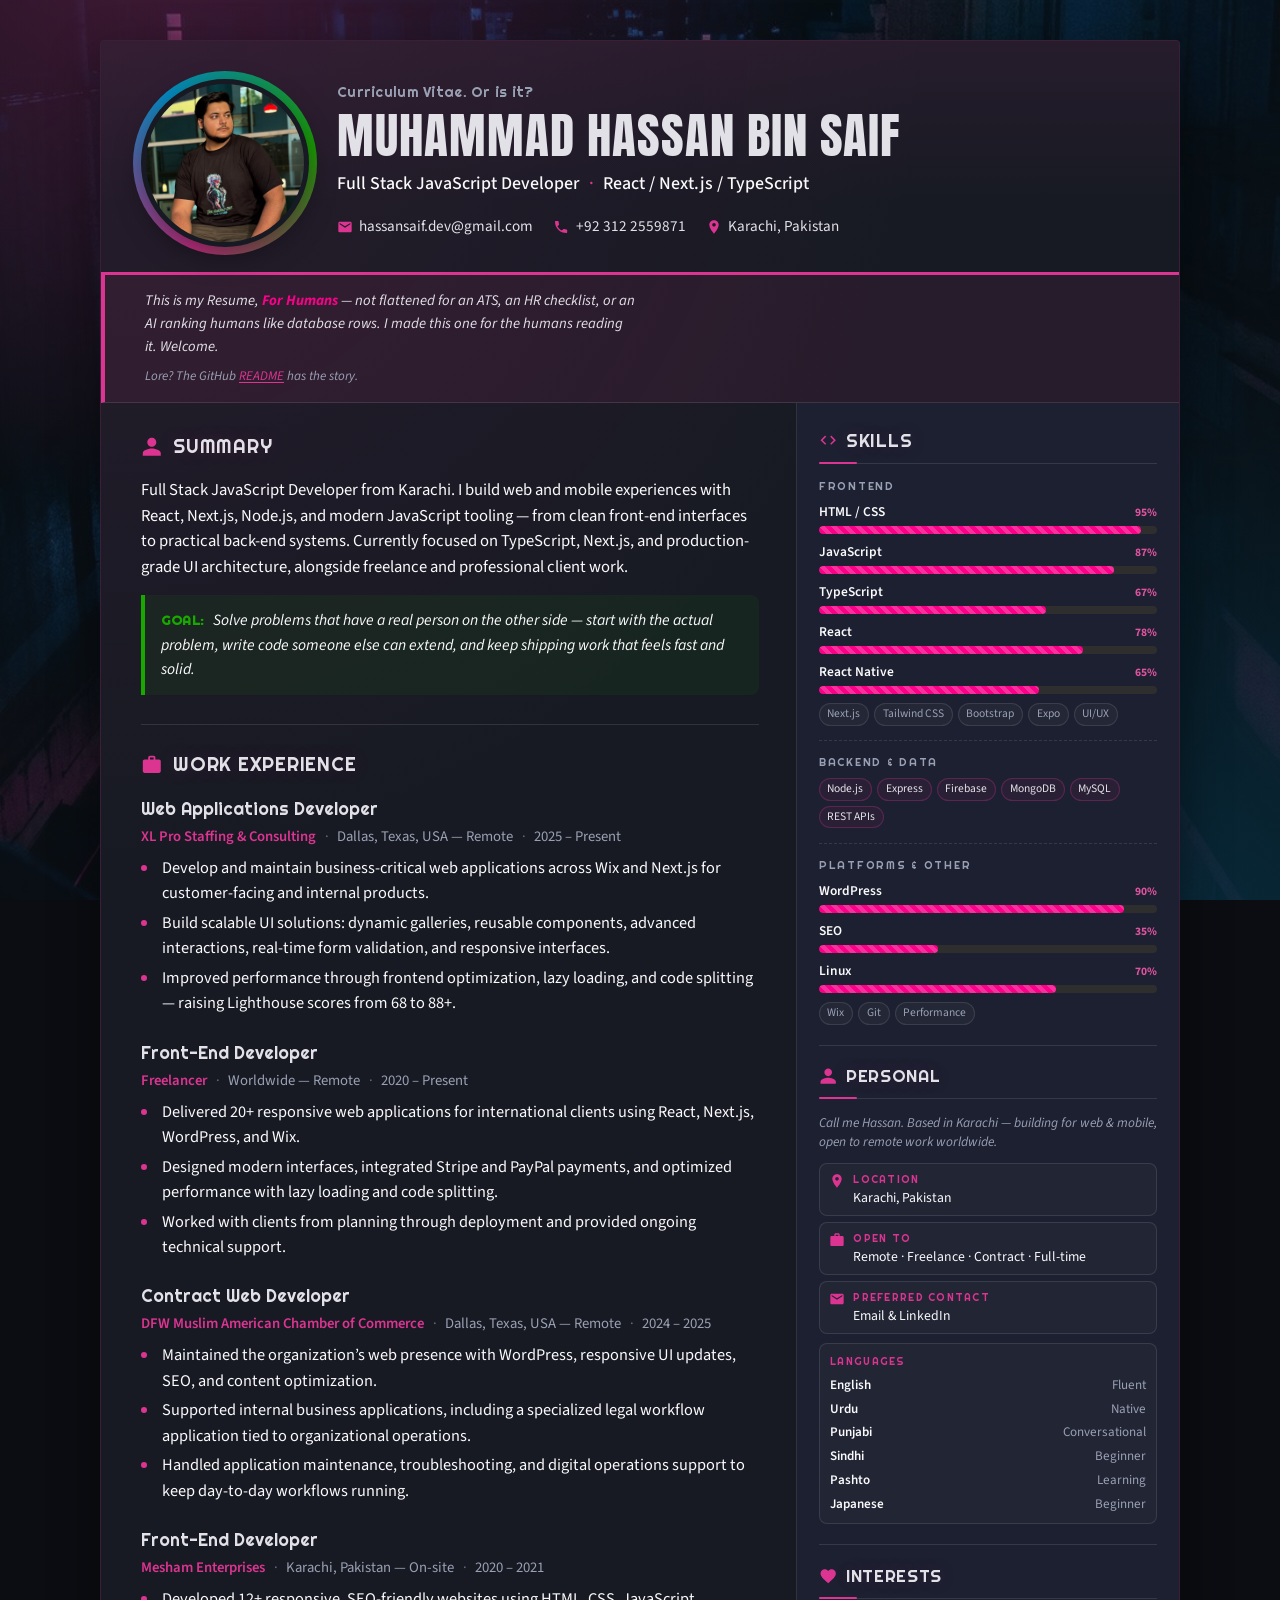
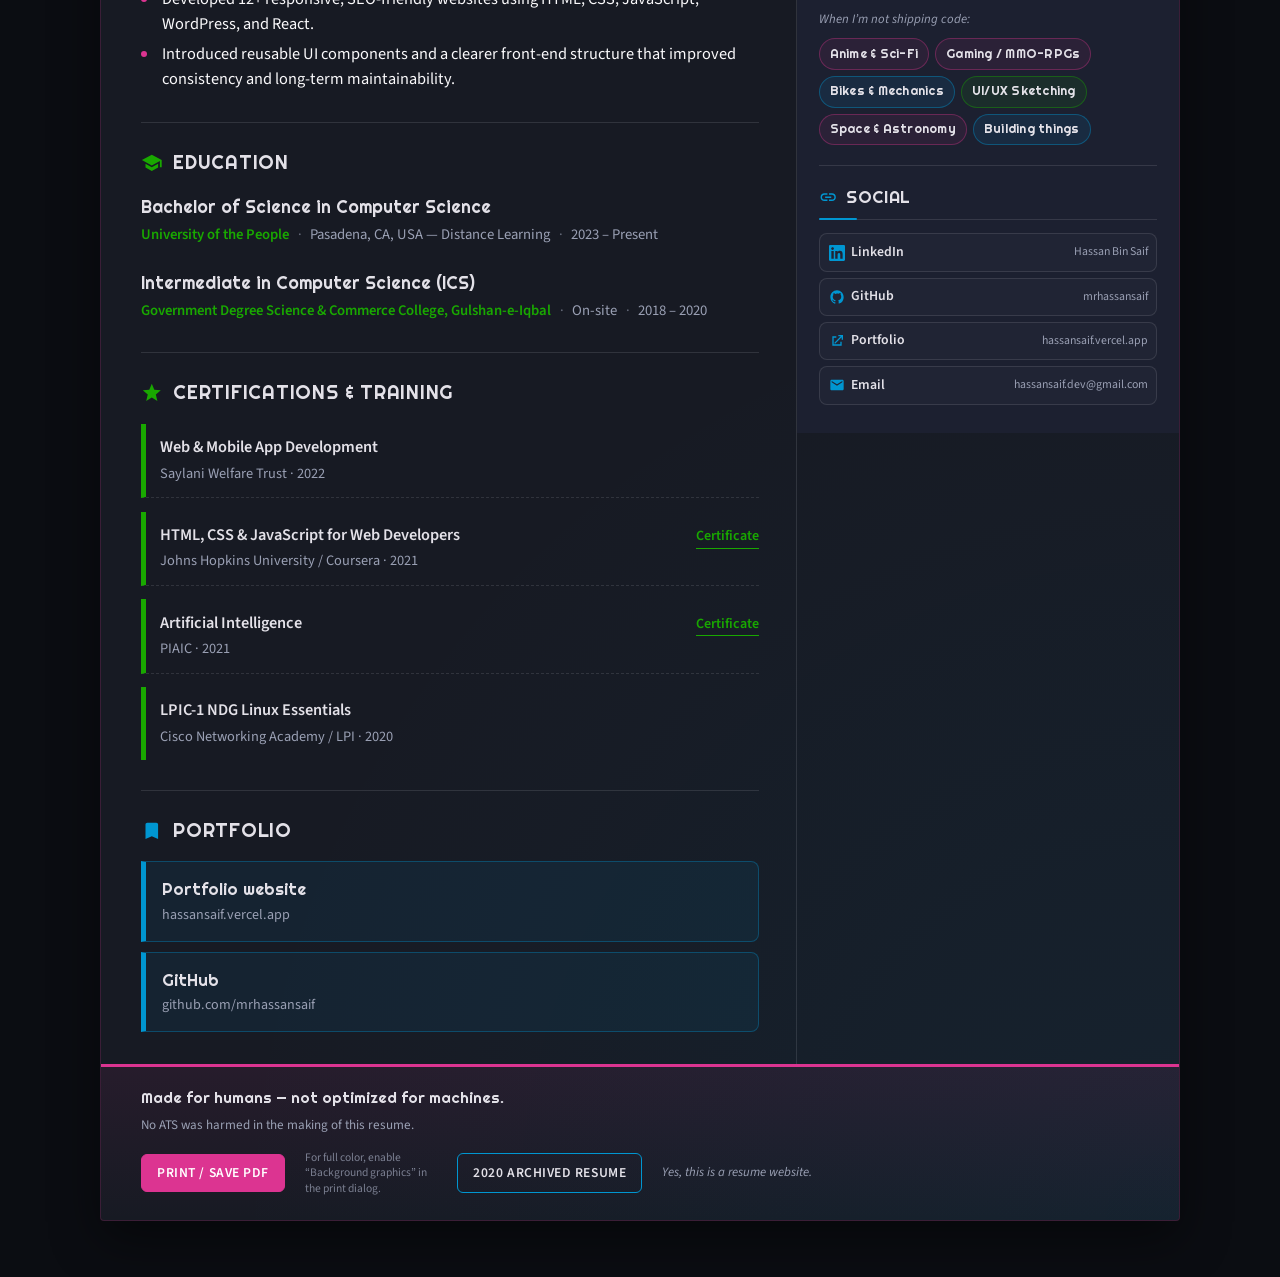
<file: index.html>
<!DOCTYPE html>
<html lang="en">

<head>
  <meta charset="utf-8">
  <meta name="viewport" content="width=device-width, initial-scale=1">
  <meta name="description" content="Resume of Muhammad Hassan Bin Saif — Full Stack JavaScript Developer.">
  <title>Muhammad Hassan Bin Saif — Resume</title>
  <link rel="icon" type="image/png" href="assets/icons/icons8-console-96.png">
  <link rel="preconnect" href="https://fonts.googleapis.com">
  <link rel="preconnect" href="https://fonts.gstatic.com" crossorigin>
  <link
    href="https://fonts.googleapis.com/css2?family=Anton&family=Righteous&family=Source+Sans+3:ital,wght@0,400;0,500;0,600;0,700;1,400&display=swap"
    rel="stylesheet">
  <link rel="stylesheet" href="css/style.css">
</head>

<body>
  <a class="skip-link" href="#main">Skip to resume</a>

  <div class="page">
    <main class="resume" id="main" aria-label="Resume of Muhammad Hassan Bin Saif">
      <header class="resume-header">
        <!-- Easy photo swap: replace src with your personal image (e.g. assets/images/profile.jpg). -->
        <figure class="portrait-wrap">
          <img
            class="portrait"
            src="assets\images\hassan-profile.png"
            width="180"
            height="180"
            decoding="async"
            alt="Portrait of Muhammad Hassan Bin Saif">
        </figure>

        <div class="header-copy">
          <p class="eyebrow">Curriculum Vitae. Or is it?</p>
          <h1 class="name">Muhammad Hassan Bin Saif</h1>
          <p class="title">Full Stack JavaScript Developer <span class="title-sep" aria-hidden="true">·</span> React / Next.js / TypeScript</p>

          <ul class="contact-bar" aria-label="Contact">
            <li>
              <a href="mailto:hassansaif.dev@gmail.com">
                <svg class="icon" viewBox="0 0 24 24" aria-hidden="true" focusable="false">
                  <path fill="currentColor"
                    d="M20 4H4c-1.1 0-2 .9-2 2v12c0 1.1.9 2 2 2h16c1.1 0 2-.9 2-2V6c0-1.1-.9-2-2-2zm0 4-8 5L4 8V6l8 5 8-5v2z" />
                </svg>
                hassansaif.dev@gmail.com
              </a>
            </li>
            <li>
              <a href="https://wa.me/923122559871">
                <svg class="icon" viewBox="0 0 24 24" aria-hidden="true" focusable="false">
                  <path fill="currentColor"
                    d="M6.6 10.8c1.4 2.8 3.8 5.1 6.6 6.6l2.2-2.2c.3-.3.7-.4 1.1-.2 1.2.4 2.5.6 3.8.6.6 0 1 .4 1 1V20c0 .6-.4 1-1 1C10.6 21 3 13.4 3 4c0-.6.4-1 1-1h3.5c.6 0 1 .4 1 1 0 1.3.2 2.6.6 3.8.1.4 0 .8-.3 1.1L6.6 10.8z" />
                </svg>
                +92 312 2559871
              </a>
            </li>
            <li>
              <span>
                <svg class="icon" viewBox="0 0 24 24" aria-hidden="true" focusable="false">
                  <path fill="currentColor"
                    d="M12 2C8.1 2 5 5.1 5 9c0 5.2 7 13 7 13s7-7.8 7-13c0-3.9-3.1-7-7-7zm0 9.5A2.5 2.5 0 1 1 12 6a2.5 2.5 0 0 1 0 5.5z" />
                </svg>
                Karachi, Pakistan
              </span>
            </li>
          </ul>
        </div>
      </header>

      <aside class="human-note" aria-label="A note for human readers">
        <p>
          This is my Resume, <em>For Humans</em> — not flattened for an ATS, an HR checklist, or an AI
          ranking humans like database rows. I made this one for the humans reading it. Welcome.
        </p>
        <p class="human-note-aside">
          Lore? The GitHub <a href="https://github.com/mrhassansaif/Resume" target="_blank" rel="noopener noreferrer">README</a> has the story.
        </p>
      </aside>

      <div class="resume-body">
        <div class="col-main">
          <section class="section accent-pink" aria-labelledby="summary-heading">
            <h2 id="summary-heading" class="section-title">
              <svg class="sec-icon" viewBox="0 0 24 24" aria-hidden="true" focusable="false"><path fill="currentColor" d="M12 12c2.7 0 5-2.3 5-5s-2.3-5-5-5-5 2.3-5 5 2.3 5 5 5zm0 2c-3.3 0-10 1.7-10 5v3h20v-3c0-3.3-6.7-5-10-5z"/></svg>
              Summary
            </h2>
            <p class="lede">
              Full Stack JavaScript Developer from Karachi. I build web and mobile experiences with React, Next.js,
              Node.js, and modern JavaScript tooling — from clean front-end interfaces to practical back-end systems.
              Currently focused on TypeScript, Next.js, and production-grade UI architecture, alongside freelance and
              professional client work.
            </p>
            <p class="goal">
              <strong>Goal:</strong>
              Solve problems that have a real person on the other side — start with the actual problem, write code
              someone else can extend, and keep shipping work that feels fast and solid.
            </p>
          </section>

          <section class="section accent-pink" aria-labelledby="experience-heading">
            <h2 id="experience-heading" class="section-title">
              <svg class="sec-icon" viewBox="0 0 24 24" aria-hidden="true" focusable="false"><path fill="currentColor" d="M20 6h-4V4c0-1.11-.89-2-2-2h-4c-1.11 0-2 .89-2 2v2H4c-1.11 0-1.99.89-1.99 2L2 19c0 1.11.89 2 2 2h16c1.11 0 2-.89 2-2V8c0-1.11-.89-2-2-2zm-6 0h-4V4h4v2z"/></svg>
              Work Experience
            </h2>

            <article class="entry">
              <header class="entry-head">
                <h3 class="entry-role">Web Applications Developer</h3>
                <p class="entry-meta">
                  <span class="org">XL Pro Staffing &amp; Consulting</span>
                  <span class="meta-sep" aria-hidden="true">·</span>
                  <span>Dallas, Texas, USA — Remote</span>
                  <span class="meta-sep" aria-hidden="true">·</span>
                  <time datetime="2025">2025 – Present</time>
                </p>
              </header>
              <ul class="bullets">
                <li>Develop and maintain business-critical web applications across Wix and Next.js for customer-facing and internal products.</li>
                <li>Build scalable UI solutions: dynamic galleries, reusable components, advanced interactions, real-time form validation, and responsive interfaces.</li>
                <li>Improved performance through frontend optimization, lazy loading, and code splitting — raising Lighthouse scores from 68 to 88+.</li>
              </ul>
            </article>

            <article class="entry">
              <header class="entry-head">
                <h3 class="entry-role">Front-End Developer</h3>
                <p class="entry-meta">
                  <span class="org">Freelancer</span>
                  <span class="meta-sep" aria-hidden="true">·</span>
                  <span>Worldwide — Remote</span>
                  <span class="meta-sep" aria-hidden="true">·</span>
                  <time datetime="2020">2020 – Present</time>
                </p>
              </header>
              <ul class="bullets">
                <li>Delivered 20+ responsive web applications for international clients using React, Next.js, WordPress, and Wix.</li>
                <li>Designed modern interfaces, integrated Stripe and PayPal payments, and optimized performance with lazy loading and code splitting.</li>
                <li>Worked with clients from planning through deployment and provided ongoing technical support.</li>
              </ul>
            </article>

            <article class="entry">
              <header class="entry-head">
                <h3 class="entry-role">Contract Web Developer</h3>
                <p class="entry-meta">
                  <span class="org">DFW Muslim American Chamber of Commerce</span>
                  <span class="meta-sep" aria-hidden="true">·</span>
                  <span>Dallas, Texas, USA — Remote</span>
                  <span class="meta-sep" aria-hidden="true">·</span>
                  <time datetime="2024">2024 – 2025</time>
                </p>
              </header>
              <ul class="bullets">
                <li>Maintained the organization’s web presence with WordPress, responsive UI updates, SEO, and content optimization.</li>
                <li>Supported internal business applications, including a specialized legal workflow application tied to organizational operations.</li>
                <li>Handled application maintenance, troubleshooting, and digital operations support to keep day-to-day workflows running.</li>
              </ul>
            </article>

            <article class="entry">
              <header class="entry-head">
                <h3 class="entry-role">Front-End Developer</h3>
                <p class="entry-meta">
                  <span class="org">Mesham Enterprises</span>
                  <span class="meta-sep" aria-hidden="true">·</span>
                  <span>Karachi, Pakistan — On-site</span>
                  <span class="meta-sep" aria-hidden="true">·</span>
                  <time datetime="2020">2020 – 2021</time>
                </p>
              </header>
              <ul class="bullets">
                <li>Developed 12+ responsive, SEO-friendly websites using HTML, CSS, JavaScript, WordPress, and React.</li>
                <li>Introduced reusable UI components and a clearer front-end structure that improved consistency and long-term maintainability.</li>
              </ul>
            </article>
          </section>

          <section class="section accent-green" aria-labelledby="education-heading">
            <h2 id="education-heading" class="section-title">
              <svg class="sec-icon" viewBox="0 0 24 24" aria-hidden="true" focusable="false"><path fill="currentColor" d="M5 13.18v4L12 21l7-3.82v-4L12 17l-7-3.82zM12 3 1 9l11 6 9-4.91V17h2V9L12 3z"/></svg>
              Education
            </h2>

            <article class="entry">
              <header class="entry-head">
                <h3 class="entry-role">Bachelor of Science in Computer Science</h3>
                <p class="entry-meta">
                  <span class="org">University of the People</span>
                  <span class="meta-sep" aria-hidden="true">·</span>
                  <span>Pasadena, CA, USA — Distance Learning</span>
                  <span class="meta-sep" aria-hidden="true">·</span>
                  <time datetime="2023">2023 – Present</time>
                </p>
              </header>
            </article>

            <article class="entry">
              <header class="entry-head">
                <h3 class="entry-role">Intermediate in Computer Science (ICS)</h3>
                <p class="entry-meta">
                  <span class="org">Government Degree Science &amp; Commerce College, Gulshan-e-Iqbal</span>
                  <span class="meta-sep" aria-hidden="true">·</span>
                  <span>On-site</span>
                  <span class="meta-sep" aria-hidden="true">·</span>
                  <time datetime="2018">2018 – 2020</time>
                </p>
              </header>
            </article>
          </section>

          <section class="section accent-green" aria-labelledby="certs-heading">
            <h2 id="certs-heading" class="section-title">
              <svg class="sec-icon" viewBox="0 0 24 24" aria-hidden="true" focusable="false"><path fill="currentColor" d="M12 2 9.2 8.6 2 9.2l5.5 4.8L5.8 21 12 17.3 18.2 21l-1.7-7L22 9.2l-7.2-.6L12 2z"/></svg>
              Certifications &amp; Training
            </h2>

            <ul class="cert-list">
              <li>
                <div class="cert-main">
                  <strong>Web &amp; Mobile App Development</strong>
                  <span class="cert-org">Saylani Welfare Trust · 2022</span>
                </div>
              </li>
              <li>
                <div class="cert-main">
                  <strong>HTML, CSS &amp; JavaScript for Web Developers</strong>
                  <span class="cert-org">Johns Hopkins University / Coursera · 2021</span>
                </div>
                <a class="cert-link" href="https://www.coursera.org/account/accomplishments/verify/HASJ8TDSB2PG"
                  target="_blank" rel="noopener noreferrer">Certificate<span class="visually-hidden"> (opens in new
                    tab)</span></a>
              </li>
              <li>
                <div class="cert-main">
                  <strong>Artificial Intelligence</strong>
                  <span class="cert-org">PIAIC · 2021</span>
                </div>
                <a class="cert-link" href="https://certification.piaic.org/AIC030208" target="_blank"
                  rel="noopener noreferrer">Certificate<span class="visually-hidden"> (opens in new tab)</span></a>
              </li>
              <li>
                <div class="cert-main">
                  <strong>LPIC-1 NDG Linux Essentials</strong>
                  <span class="cert-org">Cisco Networking Academy / LPI · 2020</span>
                </div>
              </li>
            </ul>
          </section>

          <section class="section accent-blue" aria-labelledby="portfolio-heading">
            <h2 id="portfolio-heading" class="section-title">
              <svg class="sec-icon" viewBox="0 0 24 24" aria-hidden="true" focusable="false"><path fill="currentColor" d="M17 3H7c-1.1 0-2 .9-2 2v16l7-3 7 3V5c0-1.1-.9-2-2-2z"/></svg>
              Portfolio
            </h2>
            <ul class="link-cards">
              <li>
                <a href="https://hassansaif.vercel.app/" target="_blank" rel="noopener noreferrer">
                  <span class="link-label">Portfolio website</span>
                  <span class="link-url">hassansaif.vercel.app</span>
                </a>
              </li>
              <li>
                <a href="https://github.com/mrhassansaif" target="_blank" rel="noopener noreferrer">
                  <span class="link-label">GitHub</span>
                  <span class="link-url">github.com/mrhassansaif</span>
                </a>
              </li>
            </ul>
          </section>
        </div>

        <aside class="col-side" aria-label="Profile details">
          <section class="side-block accent-pink" aria-labelledby="skills-heading">
            <h2 id="skills-heading" class="side-title">
              <svg class="sec-icon" viewBox="0 0 24 24" aria-hidden="true" focusable="false"><path fill="currentColor" d="M9.4 16.6 4.8 12l4.6-4.6L8 6l-6 6 6 6 1.4-1.4zm5.2 0 1.4 1.4 6-6-6-6-1.4 1.4 4.6 4.6-4.6 4.6z"/></svg>
              Skills
            </h2>

            <div class="skill-group">
              <h3 class="skill-group-title">Frontend</h3>
              <ul class="skill-list">
                <li>
                  <div class="skill-row"><span>HTML / CSS</span><span class="skill-val" aria-hidden="true">95%</span></div>
                  <div class="meter" role="meter" aria-label="HTML / CSS proficiency" aria-valuemin="0" aria-valuemax="100" aria-valuenow="95"><span style="width:95%"></span></div>
                </li>
                <li>
                  <div class="skill-row"><span>JavaScript</span><span class="skill-val" aria-hidden="true">87%</span></div>
                  <div class="meter" role="meter" aria-label="JavaScript proficiency" aria-valuemin="0" aria-valuemax="100" aria-valuenow="87"><span style="width:87%"></span></div>
                </li>
                <li>
                  <div class="skill-row"><span>TypeScript</span><span class="skill-val" aria-hidden="true">67%</span></div>
                  <div class="meter" role="meter" aria-label="TypeScript proficiency" aria-valuemin="0" aria-valuemax="100" aria-valuenow="67"><span style="width:67%"></span></div>
                </li>
                <li>
                  <div class="skill-row"><span>React</span><span class="skill-val" aria-hidden="true">78%</span></div>
                  <div class="meter" role="meter" aria-label="React proficiency" aria-valuemin="0" aria-valuemax="100" aria-valuenow="78"><span style="width:78%"></span></div>
                </li>
                <li>
                  <div class="skill-row"><span>React Native</span><span class="skill-val" aria-hidden="true">65%</span></div>
                  <div class="meter" role="meter" aria-label="React Native proficiency" aria-valuemin="0" aria-valuemax="100" aria-valuenow="65"><span style="width:65%"></span></div>
                </li>
              </ul>
              <ul class="skill-chips" aria-label="Related frontend tools">
                <li>Next.js</li>
                <li>Tailwind CSS</li>
                <li>Bootstrap</li>
                <li>Expo</li>
                <li>UI/UX</li>
              </ul>
            </div>

            <div class="skill-group">
              <h3 class="skill-group-title">Backend &amp; Data</h3>
              <ul class="skill-chips skill-chips-emphasis" aria-label="Backend and data skills">
                <li>Node.js</li>
                <li>Express</li>
                <li>Firebase</li>
                <li>MongoDB</li>
                <li>MySQL</li>
                <li>REST APIs</li>
              </ul>
            </div>

            <div class="skill-group">
              <h3 class="skill-group-title">Platforms &amp; Other</h3>
              <ul class="skill-list">
                <li>
                  <div class="skill-row"><span>WordPress</span><span class="skill-val" aria-hidden="true">90%</span></div>
                  <div class="meter" role="meter" aria-label="WordPress proficiency" aria-valuemin="0" aria-valuemax="100" aria-valuenow="90"><span style="width:90%"></span></div>
                </li>
                <li>
                  <div class="skill-row"><span>SEO</span><span class="skill-val" aria-hidden="true">35%</span></div>
                  <div class="meter" role="meter" aria-label="SEO proficiency" aria-valuemin="0" aria-valuemax="100" aria-valuenow="35"><span style="width:35%"></span></div>
                </li>
                <li>
                  <div class="skill-row"><span>Linux</span><span class="skill-val" aria-hidden="true">70%</span></div>
                  <div class="meter" role="meter" aria-label="Linux proficiency" aria-valuemin="0" aria-valuemax="100" aria-valuenow="70"><span style="width:70%"></span></div>
                </li>
              </ul>
              <ul class="skill-chips" aria-label="Related platforms and tools">
                <li>Wix</li>
                <li>Git</li>
                <li>Performance</li>
              </ul>
            </div>
          </section>

          <section class="side-block accent-pink" aria-labelledby="personal-heading">
            <h2 id="personal-heading" class="side-title">
              <svg class="sec-icon" viewBox="0 0 24 24" aria-hidden="true" focusable="false"><path fill="currentColor" d="M12 12c2.7 0 5-2.3 5-5s-2.3-5-5-5-5 2.3-5 5 2.3 5 5 5zm0 2c-3.3 0-10 1.7-10 5v3h20v-3c0-3.3-6.7-5-10-5z"/></svg>
              Personal
            </h2>
            <p class="personal-blurb">Call me Hassan. Based in Karachi — building for web &amp; mobile, open to remote work worldwide.</p>
            <ul class="fact-rows">
              <li>
                <svg class="fact-icon" viewBox="0 0 24 24" aria-hidden="true" focusable="false"><path fill="currentColor" d="M12 2C8.1 2 5 5.1 5 9c0 5.2 7 13 7 13s7-7.8 7-13c0-3.9-3.1-7-7-7zm0 9.5A2.5 2.5 0 1 1 12 6a2.5 2.5 0 0 1 0 5.5z"/></svg>
                <div>
                  <span class="fact-label">Location</span>
                  <span class="fact-value">Karachi, Pakistan</span>
                </div>
              </li>
              <li>
                <svg class="fact-icon" viewBox="0 0 24 24" aria-hidden="true" focusable="false"><path fill="currentColor" d="M20 6h-4V4c0-1.1-.9-2-2-2h-4c-1.1 0-2 .9-2 2v2H4c-1.1 0-2 .9-2 2v11c0 1.1.9 2 2 2h16c1.1 0 2-.9 2-2V8c0-1.1-.9-2-2-2zm-6 0h-4V4h4v2z"/></svg>
                <div>
                  <span class="fact-label">Open to</span>
                  <span class="fact-value">Remote · Freelance · Contract · Full-time</span>
                </div>
              </li>
              <li>
                <svg class="fact-icon" viewBox="0 0 24 24" aria-hidden="true" focusable="false"><path fill="currentColor" d="M20 4H4c-1.1 0-2 .9-2 2v12c0 1.1.9 2 2 2h16c1.1 0 2-.9 2-2V6c0-1.1-.9-2-2-2zm0 4-8 5L4 8V6l8 5 8-5v2z"/></svg>
                <div>
                  <span class="fact-label">Preferred contact</span>
                  <span class="fact-value">Email &amp; LinkedIn</span>
                </div>
              </li>
            </ul>
            <div class="lang-panel">
              <span class="fact-label">Languages</span>
              <ul class="lang-list">
                <li><span>English</span> Fluent</li>
                <li><span>Urdu</span> Native</li>
                <li><span>Punjabi</span> Conversational</li>
                <li><span>Sindhi</span> Beginner</li>
                <li><span>Pashto</span> Learning</li>
                <li><span>Japanese</span> Beginner</li>
              </ul>
            </div>
          </section>

          <section class="side-block interests-block accent-pink" aria-labelledby="interests-heading">
            <h2 id="interests-heading" class="side-title">
              <svg class="sec-icon" viewBox="0 0 24 24" aria-hidden="true" focusable="false"><path fill="currentColor" d="M12 21.35 10.55 20.03C5.4 15.36 2 12.27 2 8.5 2 5.41 4.42 3 7.5 3c1.74 0 3.41.81 4.5 2.08C13.09 3.81 14.76 3 16.5 3 19.58 3 22 5.41 22 8.5c0 3.77-3.4 6.86-8.55 11.54L12 21.35z"/></svg>
              Interests
            </h2>
            <p class="interests-lede">When I’m not shipping code:</p>
            <ul class="interest-grid">
              <li title="Always taking recommendations">Anime &amp; Sci-Fi</li>
              <li title="Deep-dive grinding sessions">Gaming / MMO-RPGs</li>
              <li title="Repair, tinker, extra screws">Bikes &amp; Mechanics</li>
              <li title="Interfaces on paper first">UI/UX Sketching</li>
              <li title="Galaxies &amp; celestial wonders">Space &amp; Astronomy</li>
              <li title="Side projects &amp; curiosity">Building things</li>
            </ul>
          </section>

          <section class="side-block accent-blue" aria-labelledby="social-heading">
            <h2 id="social-heading" class="side-title">
              <svg class="sec-icon" viewBox="0 0 24 24" aria-hidden="true" focusable="false"><path fill="currentColor" d="M3.9 12c0-1.7 1.4-3.1 3.1-3.1h4V7H7c-2.8 0-5 2.2-5 5s2.2 5 5 5h4v-1.9H7c-1.7 0-3.1-1.4-3.1-3.1zM8 13h8v-2H8v2zm9-6h-4v1.9h4c1.7 0 3.1 1.4 3.1 3.1s-1.4 3.1-3.1 3.1h-4V17h4c2.8 0 5-2.2 5-5s-2.2-5-5-5z"/></svg>
              Social
            </h2>
            <ul class="social-list">
              <li>
                <a href="https://www.linkedin.com/in/mr-hassansaif/" target="_blank" rel="noopener noreferrer">
                  <span class="social-main">
                    <svg class="social-icon" viewBox="0 0 24 24" aria-hidden="true" focusable="false"><path fill="currentColor" d="M20.447 20.452h-3.554v-5.569c0-1.328-.027-3.037-1.852-3.037-1.853 0-2.136 1.445-2.136 2.939v5.667H9.351V9h3.414v1.561h.046c.477-.9 1.637-1.85 3.37-1.85 3.601 0 4.267 2.37 4.267 5.455v6.286zM5.337 7.433c-1.144 0-2.063-.926-2.063-2.065 0-1.138.92-2.063 2.063-2.063 1.14 0 2.064.925 2.064 2.063 0 1.139-.925 2.065-2.064 2.065zm1.782 13.019H3.555V9h3.564v11.452zM22.225 0H1.771C.792 0 0 .774 0 1.729v20.542C0 23.227.792 24 1.771 24h20.451C23.2 24 24 23.227 24 22.271V1.729C24 .774 23.2 0 22.222 0h.003z"/></svg>
                    LinkedIn
                  </span>
                  <span class="social-handle">Hassan Bin Saif</span>
                </a>
              </li>
              <li>
                <a href="https://github.com/mrhassansaif" target="_blank" rel="noopener noreferrer">
                  <span class="social-main">
                    <svg class="social-icon" viewBox="0 0 24 24" aria-hidden="true" focusable="false"><path fill="currentColor" d="M12 2C6.48 2 2 6.58 2 12.26c0 4.52 2.87 8.35 6.84 9.7.5.1.68-.22.68-.48 0-.24-.01-.87-.01-1.7-2.78.62-3.37-1.37-3.37-1.37-.45-1.18-1.11-1.5-1.11-1.5-.91-.64.07-.63.07-.63 1 .07 1.53 1.06 1.53 1.06.89 1.56 2.34 1.11 2.91.85.09-.66.35-1.11.63-1.37-2.22-.26-4.56-1.14-4.56-5.07 0-1.12.39-2.03 1.03-2.75-.1-.26-.45-1.3.1-2.7 0 0 .84-.28 2.75 1.05A9.3 9.3 0 0 1 12 6.8c.85 0 1.71.12 2.51.35 1.9-1.33 2.74-1.05 2.74-1.05.55 1.4.2 2.44.1 2.7.64.72 1.03 1.63 1.03 2.75 0 3.94-2.34 4.8-4.57 5.06.36.32.68.94.68 1.9 0 1.37-.01 2.47-.01 2.81 0 .26.18.58.69.48A10.03 10.03 0 0 0 22 12.26C22 6.58 17.52 2 12 2z"/></svg>
                    GitHub
                  </span>
                  <span class="social-handle">mrhassansaif</span>
                </a>
              </li>
              <li>
                <a href="https://hassansaif.vercel.app/" target="_blank" rel="noopener noreferrer">
                  <span class="social-main">
                    <svg class="social-icon" viewBox="0 0 24 24" aria-hidden="true" focusable="false"><path fill="currentColor" d="M14 3v2h3.59l-9.83 9.83 1.41 1.41L19 6.41V10h2V3h-7zM5 5h6v2H7v10h10v-4h2v6H5V5z"/></svg>
                    Portfolio
                  </span>
                  <span class="social-handle">hassansaif.vercel.app</span>
                </a>
              </li>
              <li>
                <a href="mailto:hassansaif.dev@gmail.com">
                  <span class="social-main">
                    <svg class="social-icon" viewBox="0 0 24 24" aria-hidden="true" focusable="false"><path fill="currentColor" d="M20 4H4c-1.1 0-2 .9-2 2v12c0 1.1.9 2 2 2h16c1.1 0 2-.9 2-2V6c0-1.1-.9-2-2-2zm0 4-8 5L4 8V6l8 5 8-5v2z"/></svg>
                    Email
                  </span>
                  <span class="social-handle">hassansaif.dev@gmail.com</span>
                </a>
              </li>
            </ul>
          </section>
        </aside>
      </div>

      <footer class="resume-footer">
        <p class="footer-mark" title="Somewhere, an ATS just rejected this beautiful CSS.">
          Made for humans — not optimized for machines.
        </p>
        <p class="footer-joke">No ATS was harmed in the making of this resume.</p>
        <p class="footer-meta">
          <button type="button" class="print-btn" id="print-btn" aria-label="Print or save resume as PDF">Print / Save
            PDF</button>
          <span class="print-hint">For full color, enable “Background graphics” in the print dialog.</span>
          <a class="archive-link" href="assets/archive/2020-resume/index.html"
            title="An archived version of my resume from 2020.">
            2020 Archived Resume
          </a>
          <span class="footer-aside">Yes, this is a resume website.</span>
        </p>
      </footer>
    </main>
  </div>

  <script src="js/script.js" defer></script>
</body>

</html>
</file>
<file: css/style.css>
/* ============================================================
   Unprofessional Resume — 2026 take on the 2020 visual language
   Dark panel, pink / blue / green accents, display headings
   ============================================================ */

:root {
  --panel: #171a23;
  --panel-2: #12151c;
  --sidebar: #1c2030;
  --ink: #e3e1e8;
  --ink-soft: #faf9fb;
  --muted: #9aa0b4;
  --rule: rgba(227, 225, 232, 0.12);
  --pink: #dc3491;
  --pink-hot: #f90189;
  --pink-soft: #df54a1;
  --blue: #0096d1;
  --green: #19a800;
  --accent: var(--pink);
  --meter-track: #2e2e2e;
  --meter-fill: var(--pink-hot);
  --shadow: 0 18px 50px rgba(0, 0, 0, 0.45);
  --font-display: "Anton", "Impact", "Arial Black", sans-serif;
  --font-title: "Righteous", "Trebuchet MS", sans-serif;
  --font-body: "Source Sans 3", "Segoe UI", sans-serif;
  --radius: 10px;
  --ease: 180ms ease;
}

*,
*::before,
*::after {
  box-sizing: border-box;
}

html {
  scroll-behavior: smooth;
  overflow-x: clip;
}

@media (prefers-reduced-motion: reduce) {
  html {
    scroll-behavior: auto;
  }

  *,
  *::before,
  *::after {
    animation-duration: 0.01ms !important;
    animation-iteration-count: 1 !important;
    transition-duration: 0.01ms !important;
  }
}

body {
  margin: 0;
  min-height: 100vh;
  overflow-x: clip;
  color: var(--ink);
  font-family: var(--font-body);
  font-size: 1.02rem;
  line-height: 1.55;
  background-color: #0b0d12;
  background-image:
    radial-gradient(ellipse at 12% -10%, rgba(220, 52, 145, 0.28), transparent 42%),
    radial-gradient(ellipse at 90% 110%, rgba(0, 150, 209, 0.22), transparent 46%),
    linear-gradient(180deg, rgba(11, 13, 18, 0.55), rgba(11, 13, 18, 0.82)),
    url("../assets/images/atmosphere.jpg");
  background-attachment: fixed, fixed, fixed, fixed;
  background-size: auto, auto, auto, cover;
  background-position: center;
}

img {
  max-width: 100%;
  height: auto;
  display: block;
}

a {
  color: var(--pink);
  text-decoration-thickness: 1px;
  text-underline-offset: 0.18em;
  transition: color var(--ease);
}

a:hover {
  color: var(--pink-soft);
}

a:focus-visible,
button:focus-visible {
  outline: 2px solid var(--pink);
  outline-offset: 3px;
}

.skip-link {
  position: absolute;
  left: 1rem;
  top: -3rem;
  z-index: 20;
  padding: 0.5rem 0.85rem;
  background: var(--pink);
  color: #fff;
  text-decoration: none;
  border-radius: 6px;
}

.skip-link:focus {
  top: 1rem;
}

.visually-hidden {
  position: absolute;
  width: 1px;
  height: 1px;
  padding: 0;
  margin: -1px;
  overflow: hidden;
  clip: rect(0, 0, 0, 0);
  white-space: nowrap;
  border: 0;
}

/* ---------- Page / panel ---------- */

.page {
  padding: 2.5rem 1.25rem 3.5rem;
}

.resume {
  width: min(1080px, 100%);
  margin: 0 auto;
  background: var(--panel);
  box-shadow: var(--shadow);
  border: 1px solid rgba(220, 52, 145, 0.18);
  position: relative;
  border-radius: 4px;
  animation: paper-in 520ms ease both;
  overflow: hidden;
}

.resume::before {
  content: "";
  position: absolute;
  inset: 0;
  pointer-events: none;
  z-index: 0;
  background:
    radial-gradient(circle at 0% 0%, rgba(220, 52, 145, 0.08), transparent 28%),
    radial-gradient(circle at 100% 100%, rgba(0, 150, 209, 0.07), transparent 32%);
}

.resume > * {
  position: relative;
  z-index: 1;
}

@keyframes paper-in {
  from {
    opacity: 0;
    transform: translateY(10px);
  }
  to {
    opacity: 1;
    transform: none;
  }
}

/* ---------- Header ---------- */

.resume-header {
  display: grid;
  grid-template-columns: auto 1fr;
  gap: 1.75rem;
  align-items: center;
  padding: 2.35rem 2.5rem 1.6rem;
  border-bottom: 3px solid var(--pink);
  background:
    linear-gradient(180deg, rgba(220, 52, 145, 0.08), transparent 70%);
}

.portrait-wrap {
  flex-shrink: 0;
  margin: 0;
  position: relative;
  width: 168px;
}

.portrait-wrap::before {
  content: "";
  position: absolute;
  inset: -8px;
  border-radius: 50%;
  background: conic-gradient(from 200deg, var(--pink), var(--blue), var(--green), var(--pink));
  z-index: 0;
  opacity: 0.9;
}

.portrait {
  position: relative;
  z-index: 1;
  width: 168px;
  height: 168px;
  object-fit: cover;
  object-position: center 18%;
  border-radius: 50%;
  border: 5px solid var(--panel);
  background: var(--sidebar);
  box-shadow: 0 10px 28px rgba(0, 0, 0, 0.4);
}

.eyebrow {
  margin: 0 0 0.45rem;
  max-width: 42ch;
  font-family: var(--font-title);
  font-size: 0.88rem;
  font-weight: 400;
  letter-spacing: 0.02em;
  line-height: 1.45;
  color: var(--muted);
}

.eyebrow em {
  color: var(--pink);
  font-style: italic;
}

.name {
  margin: 0;
  font-family: var(--font-display);
  font-weight: 400;
  font-size: clamp(2rem, 4.4vw, 3.05rem);
  line-height: 1.05;
  letter-spacing: 0.02em;
  text-transform: uppercase;
  color: var(--ink);
}

.title {
  margin: 0.55rem 0 1.1rem;
  color: var(--ink-soft);
  font-size: 1.12rem;
  font-weight: 500;
}

.title-sep {
  margin: 0 0.35rem;
  color: var(--pink);
}

.contact-bar {
  list-style: none;
  margin: 0;
  padding: 0;
  display: flex;
  flex-wrap: wrap;
  gap: 0.45rem 1.25rem;
  font-size: 0.95rem;
}

.contact-bar a,
.contact-bar span {
  display: inline-flex;
  align-items: center;
  gap: 0.4rem;
  color: var(--ink);
  text-decoration: none;
  overflow-wrap: anywhere;
  max-width: 100%;
}

.contact-bar a {
  position: relative;
}

.contact-bar a::before {
  content: "";
  position: absolute;
  inset: -0.55rem -0.35rem;
}

.contact-bar a:hover {
  color: var(--pink);
}

.icon {
  width: 1rem;
  height: 1rem;
  flex-shrink: 0;
  color: var(--pink);
}

/* ---------- Human note ---------- */

.human-note {
  margin: 0;
  padding: 0.95rem 2.5rem;
  background: rgba(220, 52, 145, 0.08);
  border-bottom: 1px solid var(--rule);
  border-left: 4px solid var(--pink);
}

.human-note p {
  margin: 0;
  max-width: 70ch;
  font-size: 0.92rem;
  font-style: italic;
  line-height: 1.55;
  color: var(--ink);
}

.human-note p + p {
  margin-top: 0.45rem;
}

.human-note-aside {
  font-size: 0.82rem !important;
  color: var(--muted) !important;
  font-style: italic;
}

.human-note em {
  color: var(--pink-hot);
  font-style: italic;
  font-weight: 700;
}

/* ---------- Body grid ---------- */

.resume-body {
  display: grid;
  grid-template-columns: minmax(0, 1.55fr) minmax(0, 0.85fr);
  gap: 0;
  align-items: start;
}

.col-main {
  padding: 1.85rem 2.35rem 2rem 2.5rem;
  border-right: 1px solid var(--rule);
}

.col-side {
  padding: 1.5rem 1.35rem 1.75rem;
  background: var(--sidebar);
}

/* ---------- Sidebar section system ---------- */

.col-side .side-block + .side-block {
  margin-top: 1.25rem;
  padding-top: 1.1rem;
  border-top: 1px solid var(--rule);
}

.col-side .side-title {
  margin: 0 0 0.85rem;
  font-size: 1.05rem;
  gap: 0.55rem;
  padding-bottom: 0.55rem;
  border-bottom: 1px solid var(--rule);
  position: relative;
  text-shadow: none;
}

.col-side .side-block:first-child .side-title {
  font-size: 1.12rem;
}

.col-side .side-title::after {
  content: "";
  position: absolute;
  left: 0;
  bottom: -1px;
  width: 2.4rem;
  height: 2px;
  background: var(--pink);
  border-radius: 2px;
}

.col-side .accent-blue .side-title::after {
  background: var(--blue);
}

.col-side .sec-icon {
  width: 1.15rem;
  height: 1.15rem;
}

.col-side .accent-pink .sec-icon,
.col-side .accent-pink .fact-icon {
  color: var(--pink);
}

.col-side .accent-blue .sec-icon,
.col-side .accent-blue .social-icon {
  color: var(--blue);
}

/* ---------- Sections ---------- */

.section + .section {
  margin-top: 1.85rem;
  padding-top: 1.55rem;
  border-top: 1px solid var(--rule);
}

.section-title,
.side-title {
  margin: 0 0 1rem;
  font-family: var(--font-title);
  font-size: 1.2rem;
  font-weight: 400;
  letter-spacing: 0.04em;
  text-transform: uppercase;
  color: var(--ink);
  display: flex;
  align-items: center;
  gap: 0.65rem;
}

.sec-icon {
  width: 1.35rem;
  height: 1.35rem;
  flex-shrink: 0;
}

.accent-pink .sec-icon,
.accent-pink .org {
  color: var(--pink);
}

.accent-blue .sec-icon,
.accent-blue .org {
  color: var(--blue);
}

.accent-green .sec-icon,
.accent-green .org {
  color: var(--green);
}

.accent-pink .section-title,
.accent-pink .side-title {
  text-shadow: 0 0 18px rgba(220, 52, 145, 0.18);
}

.lede {
  margin: 0 0 0.85rem;
  color: var(--ink-soft);
  font-size: 1.04rem;
}

.goal {
  margin: 0;
  padding: 0.85rem 1rem;
  border-left: 4px solid var(--green);
  background: rgba(25, 168, 0, 0.08);
  color: var(--ink-soft);
  font-size: 0.98rem;
  font-style: italic;
  border-radius: 0 8px 8px 0;
}

.goal strong {
  color: var(--green);
  font-weight: 700;
  font-style: normal;
  font-family: var(--font-title);
  letter-spacing: 0.04em;
  text-transform: uppercase;
  font-size: 0.82rem;
  margin-right: 0.35rem;
}

/* ---------- Experience ---------- */

.entry + .entry {
  margin-top: 1.45rem;
}

.entry-head {
  margin-bottom: 0.45rem;
}

.entry-role {
  margin: 0;
  font-family: var(--font-title);
  font-size: 1.08rem;
  font-weight: 400;
  color: var(--ink);
}

.entry-meta {
  margin: 0.2rem 0 0;
  color: var(--muted);
  font-size: 0.92rem;
}

.entry-meta .org {
  font-weight: 600;
}

.meta-sep {
  margin: 0 0.35rem;
  opacity: 0.6;
}

.bullets {
  margin: 0.35rem 0 0;
  padding-left: 1.15rem;
  color: var(--ink-soft);
}

.bullets li {
  margin: 0.28rem 0;
  padding-left: 0.15rem;
}

.accent-pink .bullets li::marker {
  color: var(--pink);
}

.accent-green .bullets li::marker {
  color: var(--green);
}

.accent-blue .bullets li::marker {
  color: var(--blue);
}

/* ---------- Certifications ---------- */

.cert-list {
  list-style: none;
  margin: 0;
  padding: 0;
  display: grid;
  gap: 0.85rem;
}

.cert-list li {
  display: flex;
  flex-wrap: wrap;
  align-items: baseline;
  justify-content: space-between;
  gap: 0.35rem 1rem;
  padding: 0.7rem 0 0.75rem 0.85rem;
  border-bottom: 1px dashed var(--rule);
  border-left: 5px solid var(--green);
}

.cert-list li:last-child {
  border-bottom: 0;
}

.cert-main {
  display: grid;
  gap: 0.15rem;
  min-width: 0;
}

.cert-main strong {
  font-weight: 600;
  color: var(--ink);
}

.cert-org {
  color: var(--muted);
  font-size: 0.9rem;
  overflow-wrap: anywhere;
}

.cert-link {
  font-size: 0.88rem;
  font-weight: 600;
  white-space: nowrap;
  text-decoration: none;
  color: var(--green);
  border-bottom: 1px solid currentColor;
  position: relative;
}

.cert-link::before {
  content: "";
  position: absolute;
  inset: -0.55rem -0.35rem;
}

.cert-link:hover {
  color: var(--ink);
}

/* ---------- Portfolio links ---------- */

.link-cards {
  list-style: none;
  margin: 0;
  padding: 0;
  display: grid;
  gap: 0.65rem;
}

.link-cards a {
  display: block;
  padding: 0.9rem 1rem;
  text-decoration: none;
  color: inherit;
  border: 1px solid rgba(0, 150, 209, 0.35);
  background: rgba(0, 150, 209, 0.08);
  border-left: 5px solid var(--blue);
  border-radius: 0 8px 8px 0;
  transition: border-color var(--ease), box-shadow var(--ease), transform var(--ease);
}

.link-cards a:hover {
  border-color: var(--blue);
  box-shadow: 0 0 18px rgba(0, 150, 209, 0.18);
  transform: translateY(-1px);
  color: var(--ink);
}

.link-label {
  display: block;
  font-family: var(--font-title);
  font-weight: 400;
  color: var(--ink);
}

.link-url {
  display: block;
  margin-top: 0.15rem;
  font-size: 0.88rem;
  color: var(--muted);
  overflow-wrap: anywhere;
}

/* ---------- Skills ---------- */

.skill-list {
  list-style: none;
  margin: 0;
  padding: 0;
  display: grid;
  gap: 0.48rem;
}

.skill-group + .skill-group {
  margin-top: 0.9rem;
  padding-top: 0.8rem;
  border-top: 1px dashed var(--rule);
}

.skill-group-title {
  margin: 0 0 0.45rem;
  font-family: var(--font-title);
  font-size: 0.68rem;
  font-weight: 400;
  letter-spacing: 0.16em;
  text-transform: uppercase;
  color: var(--muted);
}

.skill-chips {
  list-style: none;
  margin: 0.55rem 0 0;
  padding: 0;
  display: flex;
  flex-wrap: wrap;
  gap: 0.32rem;
}

.skill-group-title + .skill-chips {
  margin-top: 0;
}

.skill-row > span:first-child {
  font-weight: 600;
}

.skill-chips li {
  padding: 0.18rem 0.48rem;
  font-size: 0.72rem;
  line-height: 1.3;
  color: var(--muted);
  border: 1px solid rgba(227, 225, 232, 0.12);
  background: rgba(255, 255, 255, 0.03);
  border-radius: 999px;
}

.skill-chips-emphasis li {
  color: var(--ink);
  border-color: rgba(220, 52, 145, 0.28);
  background: rgba(220, 52, 145, 0.07);
}

.skill-row {
  display: flex;
  justify-content: space-between;
  align-items: baseline;
  gap: 0.75rem;
  font-size: 0.84rem;
  color: var(--ink-soft);
}

.skill-val {
  color: var(--pink-soft);
  font-variant-numeric: tabular-nums;
  font-size: 0.72rem;
  font-weight: 700;
  letter-spacing: 0.02em;
}

.meter {
  margin-top: 0.22rem;
  height: 8px;
  background: var(--meter-track);
  border-radius: 999px;
  overflow: hidden;
}

.meter > span {
  display: block;
  height: 100%;
  background-color: var(--pink-hot);
  background-image: linear-gradient(
    45deg,
    rgba(255, 255, 255, 0.18) 25%,
    transparent 25%,
    transparent 50%,
    rgba(255, 255, 255, 0.18) 50%,
    rgba(255, 255, 255, 0.18) 75%,
    transparent 75%,
    transparent
  );
  background-size: 12px 12px;
  border-radius: inherit;
  animation: meter-grow 700ms ease both, stripes 1s linear infinite;
}

.meter:hover > span {
  background-color: var(--pink-soft);
}

@keyframes meter-grow {
  from {
    transform: scaleX(0.15);
    transform-origin: left center;
    opacity: 0.5;
  }
  to {
    transform: scaleX(1);
    transform-origin: left center;
    opacity: 1;
  }
}

@keyframes stripes {
  from {
    background-position: 12px 0;
  }
  to {
    background-position: 0 0;
  }
}

/* ---------- Personal ---------- */

.personal-blurb {
  margin: 0 0 0.7rem;
  font-size: 0.84rem;
  font-style: italic;
  line-height: 1.45;
  color: var(--muted);
}

.fact-rows {
  list-style: none;
  margin: 0;
  padding: 0;
  display: grid;
  gap: 0.4rem;
}

.fact-rows li {
  display: grid;
  grid-template-columns: 1rem 1fr;
  gap: 0.55rem;
  align-items: start;
  padding: 0.45rem 0.55rem;
  border: 1px solid var(--rule);
  border-radius: 8px;
  background: rgba(255, 255, 255, 0.025);
}

.fact-icon {
  width: 1rem;
  height: 1rem;
  margin-top: 0.12rem;
  flex-shrink: 0;
  color: var(--pink);
}

.fact-label {
  display: block;
  font-family: var(--font-title);
  font-size: 0.66rem;
  letter-spacing: 0.12em;
  text-transform: uppercase;
  color: var(--pink);
  margin-bottom: 0.1rem;
}

.fact-value {
  display: block;
  font-size: 0.86rem;
  color: var(--ink-soft);
  line-height: 1.35;
}

.lang-panel {
  margin-top: 0.55rem;
  padding: 0.55rem 0.65rem;
  border: 1px solid var(--rule);
  border-radius: 8px;
  background: rgba(255, 255, 255, 0.025);
}

.lang-list {
  list-style: none;
  margin: 0.35rem 0 0;
  padding: 0;
  display: grid;
  gap: 0.22rem;
}

.lang-list li {
  display: flex;
  justify-content: space-between;
  gap: 0.75rem;
  font-size: 0.82rem;
  color: var(--muted);
}

.lang-list li span {
  color: var(--ink-soft);
  font-weight: 600;
}

/* ---------- Interests ---------- */

.interests-lede {
  margin: -0.15rem 0 0.55rem;
  font-size: 0.8rem;
  font-style: italic;
  color: var(--muted);
}

.interest-grid {
  list-style: none;
  margin: 0;
  padding: 0;
  display: flex;
  flex-wrap: wrap;
  gap: 0.38rem;
}

.interest-grid li {
  padding: 0.32rem 0.62rem;
  font-family: var(--font-title);
  font-size: 0.78rem;
  letter-spacing: 0.02em;
  color: var(--ink);
  border: 1px solid rgba(220, 52, 145, 0.35);
  background: rgba(220, 52, 145, 0.08);
  border-radius: 999px;
  transition: transform var(--ease), border-color var(--ease), background var(--ease);
  cursor: default;
}

.interest-grid li:nth-child(3n) {
  border-color: rgba(0, 150, 209, 0.4);
  background: rgba(0, 150, 209, 0.1);
}

.interest-grid li:nth-child(4n) {
  border-color: rgba(25, 168, 0, 0.4);
  background: rgba(25, 168, 0, 0.1);
}

.interest-grid li:hover {
  transform: translateY(-1px);
  border-color: var(--pink);
}

/* ---------- Social ---------- */

.social-list {
  list-style: none;
  margin: 0;
  padding: 0;
  display: grid;
  gap: 0.35rem;
}

.social-list a {
  display: flex;
  justify-content: space-between;
  align-items: center;
  gap: 0.65rem;
  padding: 0.48rem 0.55rem;
  text-decoration: none;
  color: var(--ink);
  border: 1px solid var(--rule);
  border-radius: 8px;
  background: rgba(255, 255, 255, 0.02);
  font-weight: 600;
  font-size: 0.86rem;
  position: relative;
  min-height: 2.4rem;
  transition: border-color var(--ease), background var(--ease), color var(--ease);
}

.social-list a::before {
  content: "";
  position: absolute;
  inset: -0.1rem;
}

.social-main {
  display: inline-flex;
  align-items: center;
  gap: 0.42rem;
  min-width: 0;
}

.social-icon {
  width: 1rem;
  height: 1rem;
  color: var(--blue);
  flex-shrink: 0;
}

.social-handle {
  color: var(--muted);
  font-weight: 400;
  font-size: 0.74rem;
  overflow-wrap: anywhere;
  text-align: right;
  max-width: 55%;
}

.social-list a:hover {
  color: var(--blue);
  border-color: rgba(0, 150, 209, 0.45);
  background: rgba(0, 150, 209, 0.08);
}

.social-list a:hover .social-handle {
  color: var(--ink);
}

/* ---------- Footer ---------- */

.resume-footer {
  padding: 1.15rem 2.5rem 1.5rem;
  border-top: 3px solid var(--pink);
  display: grid;
  gap: 0.35rem;
  background: linear-gradient(180deg, rgba(220, 52, 145, 0.08), transparent);
}

.footer-mark {
  margin: 0;
  font-family: var(--font-title);
  font-size: 0.95rem;
  color: var(--ink);
  cursor: help;
}

.footer-joke {
  margin: 0;
  font-size: 0.82rem;
  color: var(--muted);
}

.footer-meta {
  margin: 0.55rem 0 0;
  display: flex;
  flex-wrap: wrap;
  align-items: center;
  gap: 0.75rem 1.25rem;
}

.print-btn {
  appearance: none;
  border: 1px solid var(--pink);
  background: var(--pink);
  color: #fff;
  font-family: var(--font-body);
  font-size: 0.85rem;
  font-weight: 600;
  letter-spacing: 0.04em;
  text-transform: uppercase;
  padding: 0.55rem 0.95rem;
  cursor: pointer;
  border-radius: 6px;
  transition: background var(--ease), color var(--ease);
}

.print-btn:hover {
  background: transparent;
  color: var(--ink);
}

.print-hint {
  font-size: 0.72rem;
  color: var(--muted);
  opacity: 0.75;
  max-width: 22ch;
  line-height: 1.35;
}

.archive-link {
  display: inline-flex;
  align-items: center;
  border: 1px solid var(--blue);
  background: transparent;
  color: var(--ink);
  font-family: var(--font-body);
  font-size: 0.85rem;
  font-weight: 600;
  letter-spacing: 0.04em;
  text-transform: uppercase;
  text-decoration: none;
  padding: 0.55rem 0.95rem;
  border-radius: 6px;
  transition: background var(--ease), color var(--ease);
}

.archive-link:hover {
  background: var(--blue);
  color: #fff;
}

.footer-aside {
  font-size: 0.8rem;
  color: var(--muted);
  font-style: italic;
}

/* ---------- Responsive ---------- */

@media (max-width: 880px) {
  .resume-body {
    grid-template-columns: 1fr;
  }

  .col-main {
    border-right: 0;
    border-bottom: 1px solid var(--rule);
    padding: 1.6rem 1.75rem;
    min-width: 0;
  }

  .col-side {
    padding: 1.6rem 1.75rem 1.85rem;
    min-width: 0;
  }
}

@media (max-width: 640px) {
  body {
    background-attachment: scroll;
  }

  .page {
    padding: 0;
  }

  .resume {
    border-left: 0;
    border-right: 0;
    border-radius: 0;
    box-shadow: none;
  }

  .resume-header {
    grid-template-columns: 1fr;
    justify-items: center;
    text-align: center;
    padding: 1.75rem 1.35rem 1.35rem;
    gap: 1.1rem;
  }

  .eyebrow {
    max-width: none;
    margin-left: auto;
    margin-right: auto;
  }

  .contact-bar {
    justify-content: center;
  }

  .contact-bar a,
  .contact-bar span {
    justify-content: center;
  }

  .social-list a {
    flex-wrap: wrap;
    align-items: flex-start;
    min-height: 2.75rem;
  }

  .social-handle {
    text-align: left;
    width: 100%;
    max-width: none;
    padding-left: 1.42rem;
  }

  .fact-rows li {
    padding: 0.5rem 0.6rem;
  }

  .interest-grid {
    gap: 0.42rem;
  }

  .human-note {
    padding: 0.85rem 1.35rem;
  }

  .human-note p {
    max-width: none;
  }

  .col-main,
  .col-side {
    padding-left: 1.35rem;
    padding-right: 1.35rem;
    min-width: 0;
  }

  .resume-footer {
    padding: 1rem 1.35rem 1.35rem;
  }

  .entry-meta {
    display: flex;
    flex-direction: column;
    gap: 0.1rem;
  }

  .entry-meta .meta-sep {
    display: none;
  }

  .name {
    overflow-wrap: anywhere;
  }

  .section-title,
  .side-title {
    font-size: 1.05rem;
  }
}

@media (prefers-reduced-motion: reduce) {
  .meter > span,
  .interest-grid li,
  .interest-grid li:hover,
  .link-cards a:hover {
    animation: none;
    transform: none;
  }
}

/* ---------- Print (dark visual identity preserved) ---------- */

@media print {
  @page {
    size: A4 portrait;
    margin: 10mm 9mm;
  }

  *,
  *::before,
  *::after {
    -webkit-print-color-adjust: exact !important;
    print-color-adjust: exact !important;
    box-shadow: none !important;
    text-shadow: none !important;
    animation: none !important;
    transition: none !important;
  }

  html,
  body {
    background-color: #0b0d12 !important;
    background-image: none !important;
    color: var(--ink) !important;
    font-size: 10.5pt;
    line-height: 1.45;
    overflow: visible !important;
    width: auto !important;
    max-width: none !important;
  }

  .skip-link,
  .print-btn,
  .print-hint,
  .archive-link {
    display: none !important;
  }

  .page {
    padding: 0 !important;
    margin: 0 !important;
    width: auto !important;
    max-width: none !important;
  }

  .resume {
    width: 100% !important;
    max-width: none !important;
    margin: 0 !important;
    border-radius: 0 !important;
    border: 1px solid rgba(220, 52, 145, 0.28) !important;
    background: var(--panel) !important;
    overflow: visible !important;
    animation: none !important;
  }

  .resume::before {
    background:
      radial-gradient(circle at 0% 0%, rgba(220, 52, 145, 0.08), transparent 28%),
      radial-gradient(circle at 100% 100%, rgba(0, 150, 209, 0.07), transparent 32%) !important;
  }

  .resume-header {
    display: grid !important;
    grid-template-columns: auto 1fr !important;
    gap: 1.35rem !important;
    align-items: center !important;
    justify-items: stretch !important;
    text-align: left !important;
    padding: 1.5rem 1.6rem 1.15rem !important;
    background: linear-gradient(180deg, rgba(220, 52, 145, 0.08), transparent 70%) !important;
    border-bottom: 3px solid var(--pink) !important;
    break-inside: avoid;
    page-break-inside: avoid;
  }

  .eyebrow {
    margin-left: 0 !important;
    margin-right: 0 !important;
    max-width: 42ch !important;
  }

  .contact-bar {
    justify-content: flex-start !important;
  }

  .contact-bar a,
  .contact-bar span {
    justify-content: flex-start !important;
  }

  .portrait-wrap {
    width: 132px !important;
  }

  .portrait {
    width: 132px !important;
    height: 132px !important;
    border-color: var(--panel) !important;
    background: var(--sidebar) !important;
  }

  .portrait-wrap::before {
    opacity: 0.85;
    inset: -6px;
    background: conic-gradient(from 200deg, var(--pink), var(--blue), var(--green), var(--pink)) !important;
  }

  .name {
    font-size: 2.15rem !important;
    overflow-wrap: normal !important;
  }

  .entry-meta {
    display: block !important;
  }

  .entry-meta .meta-sep {
    display: inline !important;
  }

  .social-handle {
    width: auto !important;
    max-width: 55% !important;
    padding-left: 0 !important;
    text-align: right !important;
  }

  .human-note {
    background: rgba(220, 52, 145, 0.08) !important;
    border-left: 4px solid var(--pink) !important;
    border-bottom: 1px solid var(--rule) !important;
    padding: 0.75rem 1.6rem !important;
    break-inside: avoid;
    page-break-inside: avoid;
  }

  /* Force two-column even when print page width is under the screen breakpoint */
  .resume-body {
    display: grid !important;
    grid-template-columns: minmax(0, 1.55fr) minmax(0, 0.85fr) !important;
    gap: 0 !important;
    align-items: start !important;
  }

  .col-main {
    padding: 1.35rem 1.5rem 1.5rem 1.6rem !important;
    border-right: 1px solid var(--rule) !important;
    border-bottom: 0 !important;
    min-width: 0 !important;
  }

  .col-side {
    padding: 1.2rem 1rem 1.4rem !important;
    background: var(--sidebar) !important;
    min-width: 0 !important;
  }

  .name,
  .entry-role,
  .section-title,
  .side-title,
  .link-label,
  .cert-main strong,
  .contact-bar a,
  .contact-bar span,
  .footer-mark {
    color: var(--ink) !important;
  }

  .title,
  .lede,
  .bullets,
  .fact-value,
  .skill-row {
    color: var(--ink-soft) !important;
  }

  .eyebrow,
  .entry-meta,
  .cert-org,
  .link-url,
  .human-note-aside,
  .personal-blurb,
  .footer-joke,
  .footer-aside,
  .interests-lede,
  .social-handle,
  .skill-group-title,
  .skill-chips li {
    color: var(--muted) !important;
  }

  .fact-label {
    color: var(--pink) !important;
  }

  .skill-val {
    color: var(--pink-soft) !important;
  }

  .skill-chips-emphasis li {
    color: var(--ink) !important;
    border-color: rgba(220, 52, 145, 0.28) !important;
    background: rgba(220, 52, 145, 0.07) !important;
  }

  .icon,
  .accent-pink .sec-icon,
  .accent-pink .org,
  .accent-pink .fact-icon,
  .title-sep,
  .human-note em {
    color: var(--pink) !important;
  }

  .accent-blue .sec-icon,
  .accent-blue .org,
  .accent-blue .social-icon,
  .social-icon {
    color: var(--blue) !important;
  }

  .cert-link {
    color: var(--green) !important;
  }

  .accent-green .sec-icon,
  .accent-green .org,
  .goal strong {
    color: var(--green) !important;
  }

  .accent-pink .bullets li::marker {
    color: var(--pink) !important;
  }

  .accent-green .bullets li::marker {
    color: var(--green) !important;
  }

  .accent-blue .bullets li::marker {
    color: var(--blue) !important;
  }

  .goal {
    background: rgba(25, 168, 0, 0.08) !important;
    border-left: 4px solid var(--green) !important;
    color: var(--ink-soft) !important;
  }

  .link-cards a {
    background: rgba(0, 150, 209, 0.08) !important;
    border: 1px solid rgba(0, 150, 209, 0.35) !important;
    border-left: 5px solid var(--blue) !important;
    transform: none !important;
  }

  .fact-rows li,
  .lang-panel {
    background: rgba(255, 255, 255, 0.025) !important;
    border: 1px solid var(--rule) !important;
  }

  .interest-grid li {
    background: rgba(220, 52, 145, 0.08) !important;
    border-color: rgba(220, 52, 145, 0.35) !important;
    color: var(--ink) !important;
  }

  .interest-grid li:nth-child(3n) {
    border-color: rgba(0, 150, 209, 0.4) !important;
    background: rgba(0, 150, 209, 0.1) !important;
  }

  .interest-grid li:nth-child(4n) {
    border-color: rgba(25, 168, 0, 0.4) !important;
    background: rgba(25, 168, 0, 0.1) !important;
  }

  .skill-chips li {
    border-color: rgba(227, 225, 232, 0.12) !important;
    background: rgba(255, 255, 255, 0.03) !important;
  }

  .social-list a {
    background: rgba(255, 255, 255, 0.02) !important;
    border-color: var(--rule) !important;
    color: var(--ink) !important;
  }

  .cert-list li {
    border-left-color: var(--green) !important;
    border-bottom-color: var(--rule) !important;
  }

  .meter {
    background: var(--meter-track) !important;
  }

  .meter > span {
    background-color: var(--pink-hot) !important;
    background-image: linear-gradient(
      45deg,
      rgba(255, 255, 255, 0.18) 25%,
      transparent 25%,
      transparent 50%,
      rgba(255, 255, 255, 0.18) 50%,
      rgba(255, 255, 255, 0.18) 75%,
      transparent 75%,
      transparent
    ) !important;
    transform: none !important;
  }

  .col-side .side-title::after {
    background: var(--pink) !important;
  }

  .col-side .accent-blue .side-title::after {
    background: var(--blue) !important;
  }

  .resume-footer {
    display: grid !important;
    background: linear-gradient(180deg, rgba(220, 52, 145, 0.08), transparent) !important;
    border-top: 3px solid var(--pink) !important;
    break-inside: avoid;
    page-break-inside: avoid;
  }

  .footer-meta {
    display: none !important;
  }

  a {
    color: inherit;
  }

  a[href]::after {
    content: none !important;
  }

  /* Item-level fragmentation: keep units together, allow long sections to flow */
  .entry,
  .cert-list li,
  .link-cards > li,
  .skill-group,
  .fact-rows,
  .lang-panel,
  .interest-grid,
  .social-list li,
  .side-block,
  .goal {
    break-inside: avoid;
    page-break-inside: avoid;
  }

  .section-title,
  .side-title,
  .entry-head,
  .entry-role,
  .skill-group-title {
    break-after: avoid;
    page-break-after: avoid;
  }

  /* Keep section headings with the first following block when possible */
  .section > .section-title,
  .side-block > .side-title {
    break-after: avoid-page;
    page-break-after: avoid;
  }

  h1,
  h2,
  h3,
  p,
  li {
    orphans: 3;
    widows: 3;
  }
}
</file>
